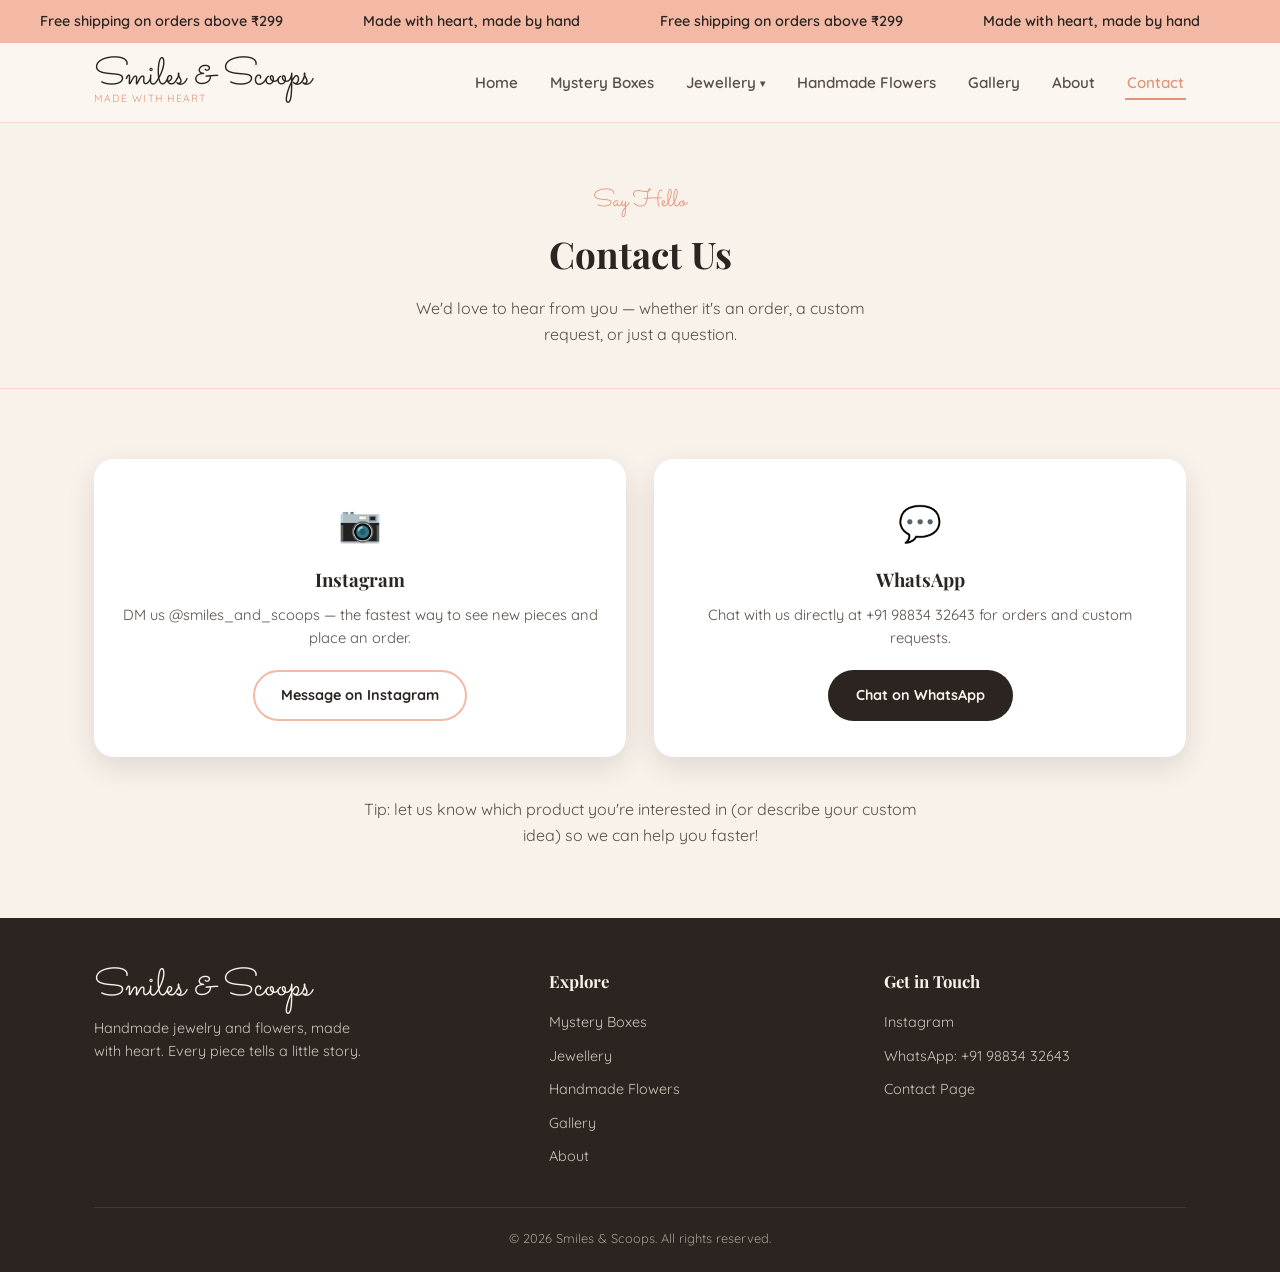
<file: contact.html>
<!DOCTYPE html>
<html lang="en">
<head>
<meta charset="UTF-8" />
<meta name="viewport" content="width=device-width, initial-scale=1.0" />
<title>Contact — Smiles & Scoops</title>
<meta name="description" content="Get in touch with Smiles & Scoops via Instagram or WhatsApp to place an order or ask a question." />
<link rel="stylesheet" href="css/style.css" />
</head>
<body>

<div class="announcement-bar" role="note" aria-label="Promotion">
  <div class="announcement-bar__track">
    <span class="announcement-bar__item">Free shipping on orders above &#8377;299</span>
    <span class="announcement-bar__item">Made with heart, made by hand</span>
    <span class="announcement-bar__item">Free shipping on orders above &#8377;299</span>
    <span class="announcement-bar__item">Made with heart, made by hand</span>
  </div>
</div>
  
<header class="site-header">
  <div class="container">
    <a href="index.html" class="brand">
      <span>
        <span class="brand-name">Smiles &amp; Scoops</span>
        <span class="brand-tagline">Made with Heart</span>
      </span>
    </a>
    <nav class="main-nav">
      <ul>
        <li><a href="index.html">Home</a></li>
        <li><a href="mystery-boxes.html">Mystery Boxes</a></li>
        <li class="has-dropdown">
          <a href="jewelry.html">Jewellery</a>
          <ul class="dropdown">
            <li><a href="chains.html">Chains</a></li>
            <li><a href="bracelets.html">Bracelets</a></li>
            <li><a href="earrings.html">Earrings</a></li>
            <li><a href="rings.html">Rings</a></li>
            <li><a href="hair-accessories.html">Hair Accessories</a></li>
          </ul>
        </li>
        <li><a href="crochet.html">Handmade Flowers</a></li>
        <li><a href="gallery.html">Gallery</a></li>
        <li><a href="about.html">About</a></li>
        <li><a href="contact.html" class="active">Contact</a></li>
      </ul>
    </nav>
    <button class="nav-toggle" aria-label="Toggle menu">
      <span></span><span></span><span></span>
    </button>
  </div>
</header>

<main>

  <section class="page-banner">
    <div class="container">
      <span class="eyebrow">Say Hello</span>
      <h1>Contact Us</h1>
      <p>We'd love to hear from you — whether it's an order, a custom request, or just a question.</p>
    </div>
  </section>

  <section class="products">
    <div class="container">
      <div class="contact-grid">
        <div class="contact-card">
          <div class="icon">📷</div>
          <h3>Instagram</h3>
          <p>DM us @smiles_and_scoops — the fastest way to see new pieces and place an order.</p>
          <a href="https://www.instagram.com/smiles_and_scoops" target="_blank" rel="noopener" class="btn btn-ig">Message on Instagram</a>
        </div>
        <div class="contact-card">
          <div class="icon">💬</div>
          <h3>WhatsApp</h3>
          <p>Chat with us directly at +91 98834 32643 for orders and custom requests.</p>
          <a href="https://wa.me/919883432643?text=Hi%20Smiles%20%26%20Scoops%2C%20I%27d%20like%20to%20get%20in%20touch!" target="_blank" rel="noopener" class="btn btn-wa">Chat on WhatsApp</a>
        </div>
      </div>
      <p class="contact-note">Tip: let us know which product you're interested in (or describe your custom idea) so we can help you faster!</p>
    </div>
  </section>

</main>

<footer class="site-footer">
  <div class="container">
    <div class="footer-grid">
      <div class="footer-brand">
        <span class="brand-name">Smiles &amp; Scoops</span>
        <p>Handmade jewelry and flowers, made with heart. Every piece tells a little story.</p>
      </div>
      <div class="footer-col">
        <h4>Explore</h4>
        <ul>
          <li><a href="mystery-boxes.html">Mystery Boxes</a></li>
          <li><a href="jewelry.html">Jewellery</a></li>
          <li><a href="crochet.html">Handmade Flowers</a></li>
          <li><a href="gallery.html">Gallery</a></li>
          <li><a href="about.html">About</a></li>
        </ul>
      </div>
      <div class="footer-col">
        <h4>Get in Touch</h4>
        <ul>
          <li><a href="https://www.instagram.com/smiles_and_scoops" target="_blank" rel="noopener">Instagram</a></li>
          <li><a href="https://wa.me/919883432643" target="_blank" rel="noopener">WhatsApp: +91 98834 32643</a></li>
          <li><a href="contact.html">Contact Page</a></li>
        </ul>
      </div>
    </div>
    <div class="footer-bottom">
      &copy; 2026 Smiles &amp; Scoops. All rights reserved.
    </div>
  </div>
</footer>

<script src="js/main.js"></script>
</body>
</html>
</file>
<file: css/style.css>
/* ===========================
   Smiles & Scoops — Shared Styles
   Warm & cozy theme, matched to logo:
   cream background, peach/blush accent, charcoal script text
=========================== */

@import url('https://fonts.googleapis.com/css2?family=Playfair+Display:ital,wght@0,500;0,600;0,700;1,500&family=Sacramento&family=Quicksand:wght@400;500;600;700&display=swap');

:root {
  --cream: #f8f2ea;
  --cream-soft: #fbf6f0;
  --peach: #f3b9a4;
  --peach-light: #f8d9cc;
  --peach-dark: #e0967d;
  --charcoal: #2b2420;
  --charcoal-soft: #5a4f48;
  --white: #ffffff;
  --shadow: rgba(43, 36, 32, 0.12);

  --font-script: 'Sacramento', cursive;
  --font-heading: 'Playfair Display', serif;
  --font-body: 'Quicksand', sans-serif;
}

* {
  box-sizing: border-box;
  margin: 0;
  padding: 0;
}

html {
  scroll-behavior: smooth;
}

body {
  font-family: var(--font-body);
  background: var(--cream);
  color: var(--charcoal);
  line-height: 1.6;
  min-height: 100vh;
  display: flex;
  flex-direction: column;
}

img {
  max-width: 100%;
  display: block;
}

a {
  text-decoration: none;
  color: inherit;
}

ul {
  list-style: none;
}

.container {
  width: 100%;
  max-width: 1140px;
  margin: 0 auto;
  padding: 0 24px;
}

/* ---------- Announcement Bar ---------- */

.announcement-bar {
  background: var(--peach);
  color: var(--charcoal);
  overflow: hidden;
  width: 100%;
  padding: 10px 0;
  font-size: 0.9rem;
  font-weight: 600;
}

.announcement-bar__track {
  display: flex;
  width: max-content;
  animation: announcement-scroll 20s linear infinite;
}

.announcement-bar__item {
  white-space: nowrap;
  padding: 0 40px;
}

@keyframes announcement-scroll {
  from {
    transform: translateX(0);
  }

  to {
    transform: translateX(-50%);
  }
}

/* ---------- Header ---------- */

.site-header {
  background: var(--cream-soft);
  border-bottom: 1px solid var(--peach-light);
  position: sticky;
  top: 0;
  z-index: 100;
}

.site-header .container {
  display: flex;
  align-items: center;
  justify-content: space-between;
  padding-top: 14px;
  padding-bottom: 14px;
}

.brand {
  display: flex;
  align-items: baseline;
  gap: 4px;
}

.brand-name {
  font-family: var(--font-script);
  font-size: 2.4rem;
  color: var(--charcoal);
  line-height: 1;
}

.brand-tagline {
  display: block;
  font-size: 0.65rem;
  letter-spacing: 0.12em;
  text-transform: uppercase;
  color: var(--peach-dark);
  margin-top: -4px;
}

.main-nav > ul {
  display: flex;
  gap: 28px;
}

.main-nav a {
  font-family: var(--font-body);
  font-weight: 600;
  font-size: 0.95rem;
  color: var(--charcoal-soft);
  padding: 6px 2px;
  border-bottom: 2px solid transparent;
  transition: color 0.2s ease, border-color 0.2s ease;
}

.main-nav a:hover,
.main-nav a.active {
  color: var(--peach-dark);
  border-color: var(--peach-dark);
}

/* Jewellery dropdown */

.has-dropdown {
  position: relative;
}

.has-dropdown > a::after {
  content: '▾';
  margin-left: 4px;
  font-size: 0.65em;
  vertical-align: middle;
}

.dropdown {
  list-style: none;
  position: absolute;
  top: calc(100% + 10px);
  left: 50%;
  transform: translateX(-50%);
  background: var(--cream-soft);
  border: 1px solid var(--peach-light);
  border-radius: 14px;
  padding: 10px;
  min-width: 190px;
  box-shadow: 0 14px 30px var(--shadow);
  display: none;
  flex-direction: column;
  gap: 2px;
  z-index: 50;
}

.has-dropdown:hover .dropdown,
.has-dropdown.show-dropdown .dropdown,
.has-dropdown:focus-within .dropdown {
  display: flex;
}

.dropdown a {
  padding: 8px 12px;
  border-radius: 8px;
  font-size: 0.88rem;
  border-bottom: none;
}

.dropdown a:hover,
.dropdown a.active {
  background: var(--peach-light);
  color: var(--charcoal);
}

.nav-toggle {
  display: none;
  flex-direction: column;
  gap: 5px;
  background: none;
  border: none;
  cursor: pointer;
  padding: 6px;
}

.nav-toggle span {
  width: 26px;
  height: 2px;
  background: var(--charcoal);
  border-radius: 2px;
}

/* ---------- Buttons ---------- */

.btn {
  display: inline-flex;
  align-items: center;
  justify-content: center;
  gap: 8px;
  font-family: var(--font-body);
  font-weight: 700;
  font-size: 0.9rem;
  padding: 12px 26px;
  border-radius: 999px;
  border: 2px solid transparent;
  cursor: pointer;
  transition: transform 0.15s ease, box-shadow 0.15s ease, background 0.15s ease;
}

.btn:hover {
  transform: translateY(-2px);
}

.btn-primary {
  background: var(--peach);
  color: var(--charcoal);
  box-shadow: 0 6px 16px var(--shadow);
}

.btn-primary:hover {
  background: var(--peach-dark);
}

.btn-outline {
  background: transparent;
  border-color: var(--charcoal);
  color: var(--charcoal);
}

.btn-outline:hover {
  background: var(--charcoal);
  color: var(--cream);
}

.btn-small {
  padding: 8px 18px;
  font-size: 0.8rem;
}

.btn-ig {
  background: var(--white);
  color: var(--charcoal);
  border-color: var(--peach);
}

.btn-ig:hover {
  background: var(--peach-light);
}

.btn-wa {
  background: var(--charcoal);
  color: var(--cream);
}

.btn-wa:hover {
  background: #443a33;
}

/* ---------- Hero ---------- */

.hero {
  position: relative;
  padding: 90px 0 80px;
  text-align: center;
  overflow: hidden;
}

.hero::before {
  content: "";
  position: absolute;
  top: 20%;
  left: 50%;
  transform: translateX(-50%) rotate(-3deg);
  width: 120%;
  height: 140px;
  background: var(--peach-light);
  opacity: 0.6;
  filter: blur(2px);
  z-index: 0;
  border-radius: 50%;
}

.hero .container {
  position: relative;
  z-index: 1;
}

.hero-eyebrow {
  font-family: var(--font-script);
  font-size: 1.6rem;
  color: var(--peach-dark);
}

.hero h1 {
  font-family: var(--font-heading);
  font-size: 2.8rem;
  font-weight: 700;
  margin: 6px 0 18px;
}

.hero p {
  max-width: 560px;
  margin: 0 auto 32px;
  color: var(--charcoal-soft);
  font-size: 1.05rem;
}

.hero-actions {
  display: flex;
  gap: 16px;
  justify-content: center;
  flex-wrap: wrap;
}

.hero-secondary-link {
  margin-top: 18px;
  font-size: 0.9rem;
  color: var(--charcoal-soft);
}

.hero-secondary-link a {
  text-decoration: underline;
  color: var(--peach-dark);
  font-weight: 600;
}

/* ---------- Page banner (for inner pages) ---------- */

.page-banner {
  text-align: center;
  padding: 60px 0 40px;
  border-bottom: 1px solid var(--peach-light);
}

.page-banner .eyebrow {
  font-family: var(--font-script);
  font-size: 1.5rem;
  color: var(--peach-dark);
}

.page-banner h1 {
  font-family: var(--font-heading);
  font-size: 2.3rem;
  margin-top: 4px;
}

.page-banner p {
  max-width: 500px;
  margin: 12px auto 0;
  color: var(--charcoal-soft);
}

/* ---------- Sections ---------- */

section {
  padding: 70px 0;
}

.section-heading {
  text-align: center;
  margin-bottom: 48px;
}

.section-heading .eyebrow {
  font-family: var(--font-script);
  font-size: 1.4rem;
  color: var(--peach-dark);
  display: block;
}

.section-heading h2 {
  font-family: var(--font-heading);
  font-size: 2rem;
}

.section-heading p {
  color: var(--charcoal-soft);
  max-width: 500px;
  margin: 10px auto 0;
}

/* ---------- Category cards (Home) ---------- */

.category-grid {
  display: grid;
  grid-template-columns: repeat(auto-fit, minmax(240px, 1fr));
  gap: 28px;
}

.category-card {
  position: relative;
  border-radius: 20px;
  overflow: hidden;
  background: var(--white);
  box-shadow: 0 10px 30px var(--shadow);
  transition: transform 0.2s ease;
}

.category-card:hover {
  transform: translateY(-6px);
}

.category-card img {
  width: 100%;
  height: 260px;
  object-fit: cover;
}

.category-card .category-body {
  padding: 22px;
  text-align: center;
}

.category-card h3 {
  font-family: var(--font-heading);
  font-size: 1.4rem;
  margin-bottom: 8px;
}

.category-card p {
  color: var(--charcoal-soft);
  font-size: 0.92rem;
  margin-bottom: 16px;
}

/* ---------- Product grid ---------- */

.product-grid {
  display: grid;
  grid-template-columns: repeat(3, 1fr);
  gap: 30px;
}

.product-card {
  background: var(--white);
  border-radius: 18px;
  overflow: hidden;
  box-shadow: 0 8px 24px var(--shadow);
  display: flex;
  flex-direction: column;
  transition: transform 0.2s ease;
}

.product-card:hover {
  transform: translateY(-4px);
}

.product-card .product-img {
  width: 100%;
  aspect-ratio: 1 / 1;
  object-fit: cover;
  background: var(--peach-light);
}

.product-info {
  padding: 20px;
  display: flex;
  flex-direction: column;
  flex: 1;
}

.product-info h3 {
  font-family: var(--font-heading);
  font-size: 1.15rem;
  margin-bottom: 4px;
}

.product-info .price {
  color: var(--peach-dark);
  font-weight: 700;
  margin-bottom: 10px;
}

.product-info .desc {
  color: var(--charcoal-soft);
  font-size: 0.88rem;
  margin-bottom: 18px;
  flex: 1;
}

.order-actions {
  display: flex;
  gap: 10px;
  flex-wrap: wrap;
}

/* ---------- Gallery ---------- */

.gallery-grid {
  display: grid;
  grid-template-columns: repeat(3, 1fr);
  gap: 18px;
}

.gallery-item {
  border-radius: 14px;
  overflow: hidden;
  box-shadow: 0 6px 18px var(--shadow);
  aspect-ratio: 1 / 1;
}

.gallery-item img {
  width: 100%;
  height: 100%;
  object-fit: cover;
  transition: transform 0.3s ease;
}

.gallery-item:hover img {
  transform: scale(1.06);
}

/* ---------- About ---------- */

.about-content {
  display: grid;
  grid-template-columns: 1fr 1fr;
  gap: 50px;
  align-items: center;
}

.about-content img {
  border-radius: 20px;
  box-shadow: 0 12px 30px var(--shadow);
}

.about-content h2 {
  font-family: var(--font-heading);
  font-size: 2rem;
  margin-bottom: 16px;
}

.about-content p {
  color: var(--charcoal-soft);
  margin-bottom: 14px;
}

.value-list {
  display: grid;
  grid-template-columns: repeat(3, 1fr);
  gap: 24px;
  margin-top: 20px;
}

.value-item {
  text-align: center;
  padding: 26px 18px;
  background: var(--white);
  border-radius: 16px;
  box-shadow: 0 6px 18px var(--shadow);
}

.value-item .icon {
  font-size: 1.8rem;
  margin-bottom: 10px;
}

.value-item h4 {
  font-family: var(--font-heading);
  margin-bottom: 6px;
}

.value-item p {
  color: var(--charcoal-soft);
  font-size: 0.9rem;
}

/* ---------- Contact ---------- */

.contact-grid {
  display: grid;
  grid-template-columns: repeat(2, 1fr);
  gap: 28px;
}

.contact-card {
  background: var(--white);
  border-radius: 20px;
  padding: 36px 28px;
  text-align: center;
  box-shadow: 0 10px 28px var(--shadow);
}

.contact-card .icon {
  font-size: 2.2rem;
  margin-bottom: 14px;
}

.contact-card h3 {
  font-family: var(--font-heading);
  margin-bottom: 8px;
}

.contact-card p {
  color: var(--charcoal-soft);
  margin-bottom: 20px;
  font-size: 0.92rem;
}

.contact-note {
  text-align: center;
  max-width: 560px;
  margin: 40px auto 0;
  color: var(--charcoal-soft);
}

/* ---------- CTA banner ---------- */

.cta-banner {
  background: var(--peach);
  text-align: center;
  padding: 60px 0;
}

.cta-banner h2 {
  font-family: var(--font-heading);
  font-size: 1.9rem;
  margin-bottom: 10px;
}

.cta-banner p {
  color: var(--charcoal-soft);
  margin-bottom: 26px;
}

.cta-actions {
  display: flex;
  gap: 16px;
  justify-content: center;
  flex-wrap: wrap;
}

/* ---------- Footer ---------- */

.site-footer {
  background: var(--charcoal);
  color: var(--cream);
  padding: 50px 0 24px;
  margin-top: auto;
}

.footer-grid {
  display: grid;
  grid-template-columns: 1.4fr 1fr 1fr;
  gap: 32px;
  margin-bottom: 30px;
}

.footer-brand .brand-name {
  color: var(--cream);
}

.footer-brand p {
  color: #cfc4ba;
  margin-top: 10px;
  font-size: 0.9rem;
  max-width: 280px;
}

.footer-col h4 {
  font-family: var(--font-heading);
  margin-bottom: 14px;
  font-size: 1.05rem;
}

.footer-col ul li {
  margin-bottom: 8px;
}

.footer-col a {
  color: #cfc4ba;
  font-size: 0.9rem;
  transition: color 0.2s ease;
}

.footer-col a:hover {
  color: var(--peach);
}

.footer-bottom {
  text-align: center;
  border-top: 1px solid #443a33;
  padding-top: 20px;
  font-size: 0.8rem;
  color: #a89b8f;
}

/* ---------- Responsive ---------- */

@media (max-width: 860px) {
  .main-nav {
    position: fixed;
    inset: 62px 0 0 0;
    background: var(--cream-soft);
    transform: translateY(-120%);
    transition: transform 0.25s ease;
    padding: 20px 0;
    border-bottom: 1px solid var(--peach-light);
  }

  .main-nav.open {
    transform: translateY(0);
  }

  .main-nav > ul {
    flex-direction: column;
    align-items: center;
    gap: 18px;
  }

  .nav-toggle {
    display: flex;
  }

  .has-dropdown > a::after {
    display: none;
  }

  .dropdown {
    display: flex;
    position: static;
    transform: none;
    box-shadow: none;
    border: none;
    background: transparent;
    padding: 4px 0 4px 0;
    min-width: 0;
  }

  .dropdown a {
    color: var(--charcoal-soft);
    font-size: 0.85rem;
    padding: 6px 0;
  }

  .category-grid,
  .product-grid,
  .gallery-grid,
  .about-content,
  .contact-grid,
  .value-list {
    grid-template-columns: 1fr;
  }

  .about-content {
    text-align: center;
  }

  .footer-grid {
    grid-template-columns: 1fr;
    text-align: center;
  }

  .footer-brand p {
    margin-left: auto;
    margin-right: auto;
  }
}

@media (min-width: 861px) and (max-width: 1024px) {
  .product-grid,
  .gallery-grid {
    grid-template-columns: repeat(2, 1fr);
  }
}
</file>
